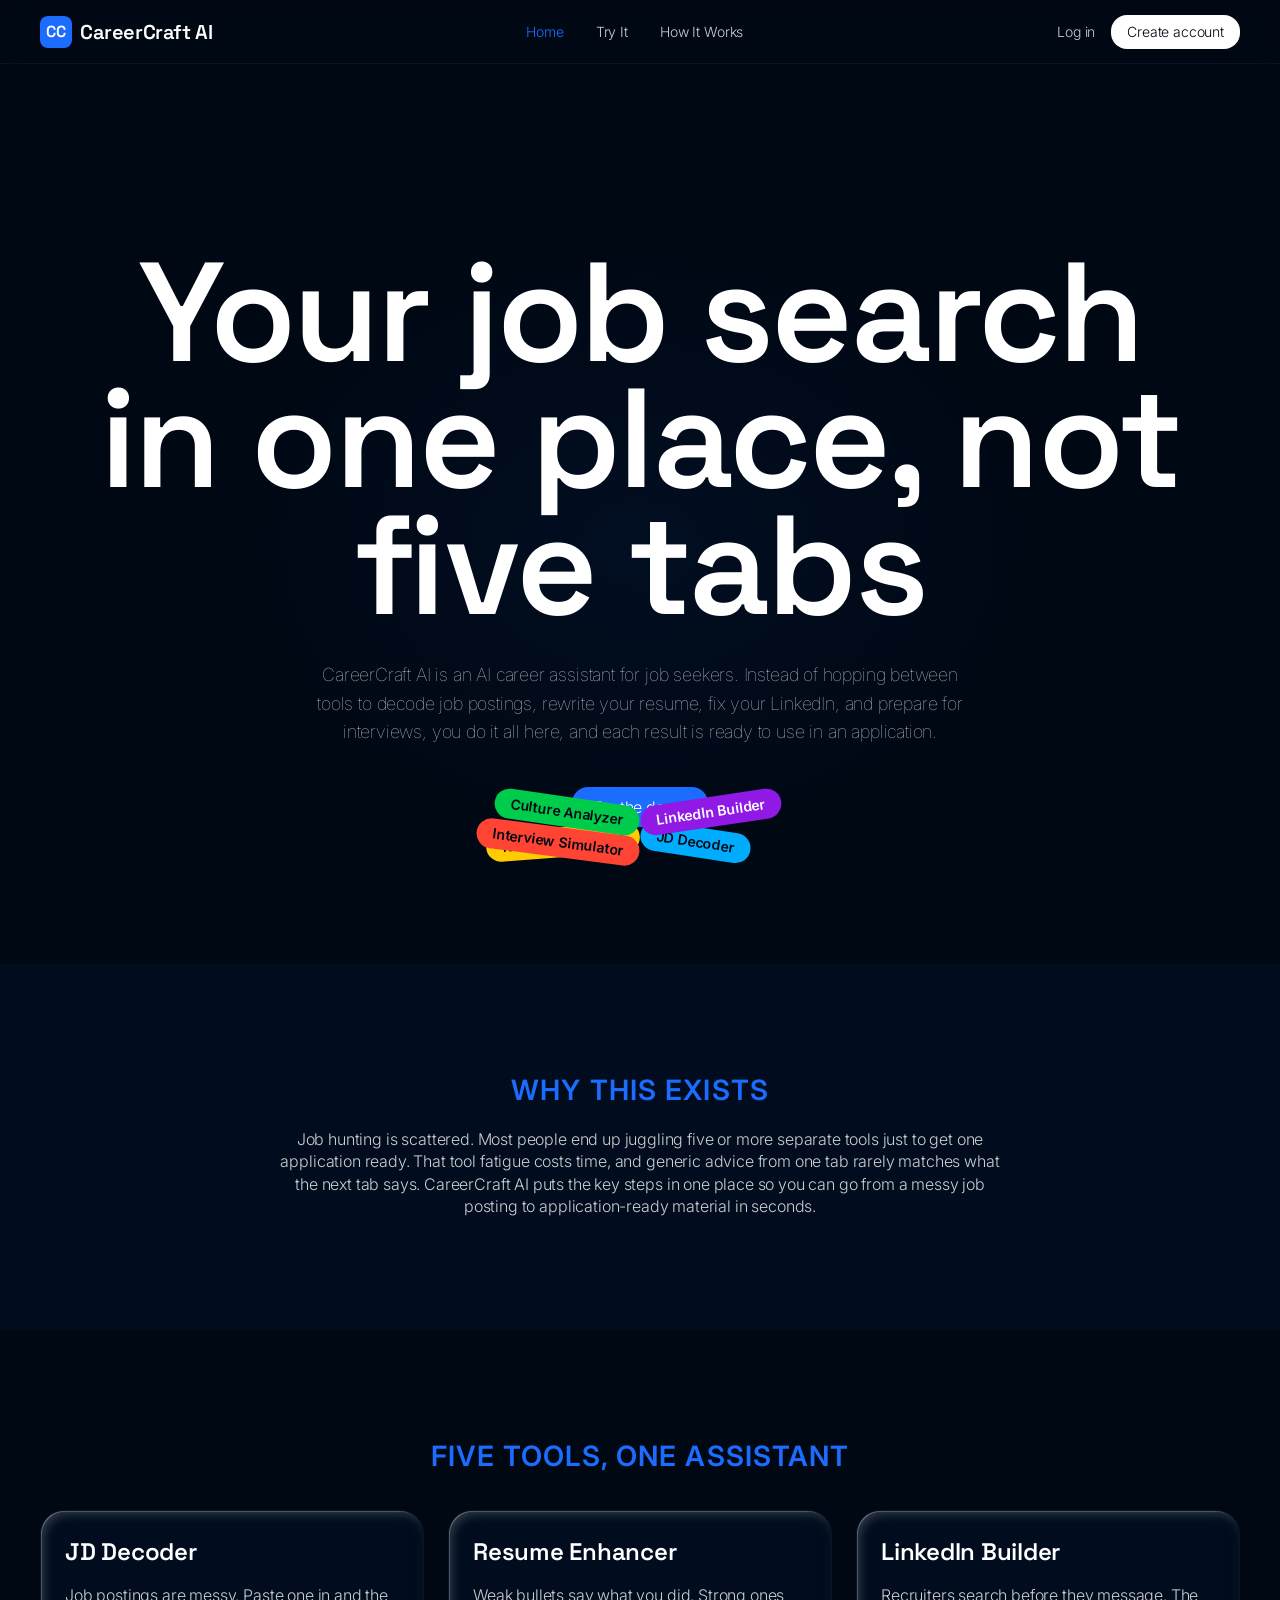
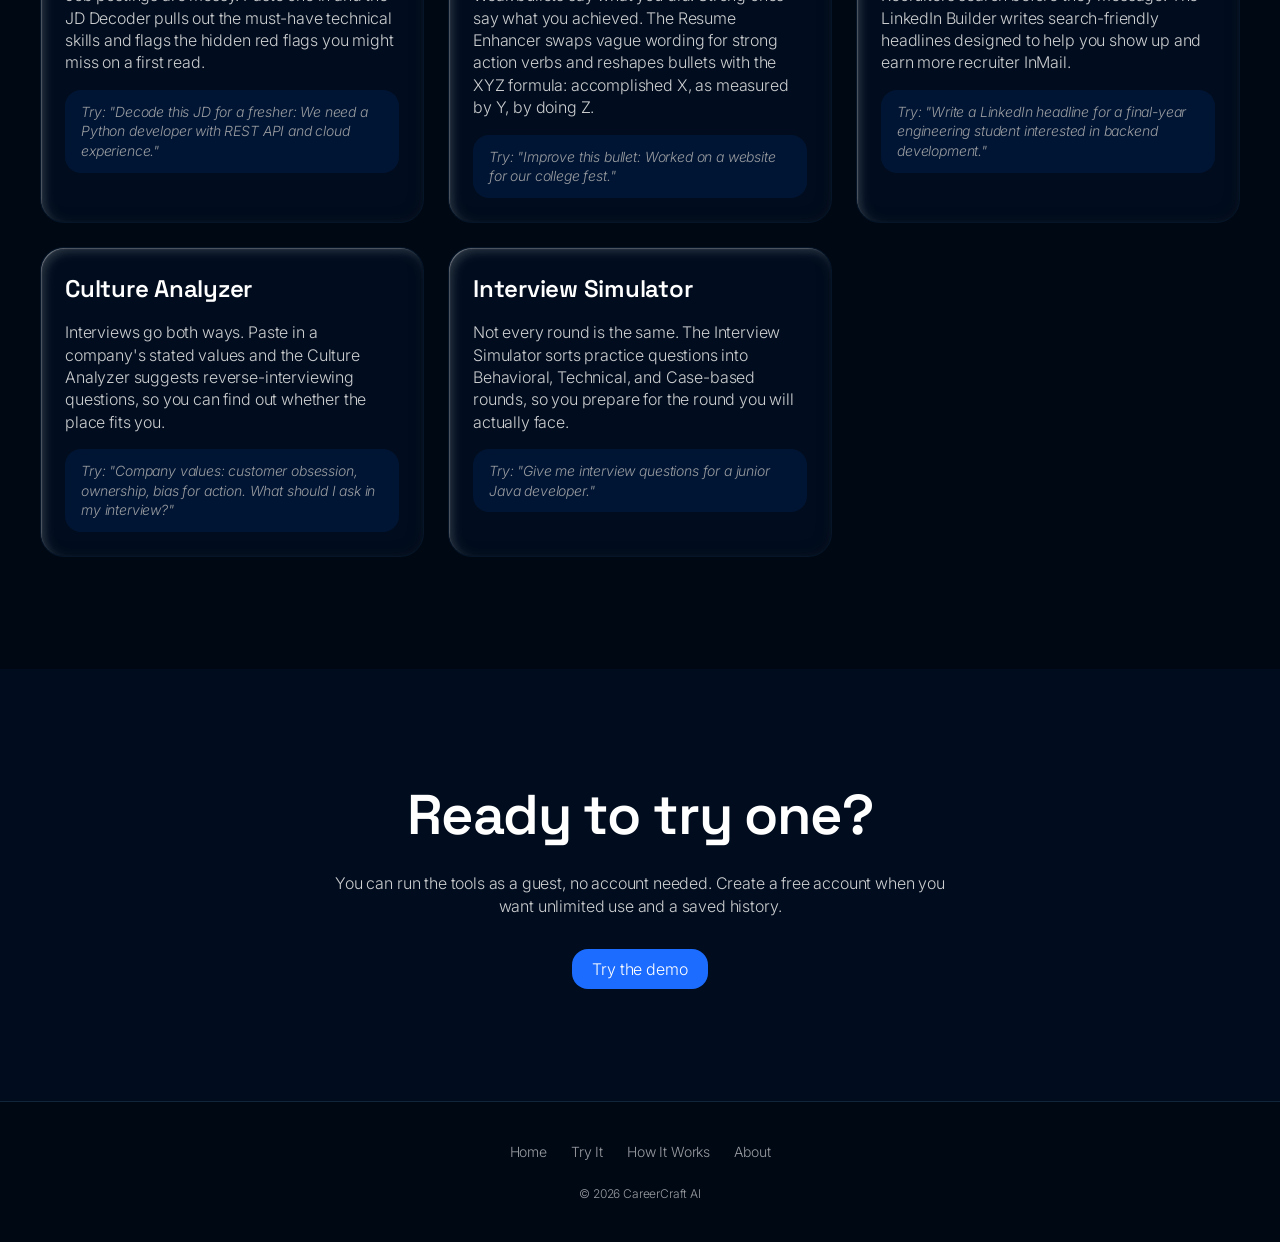
<file: static/index.html>
<!DOCTYPE html>
<html lang="en">
<head>
  <meta charset="UTF-8">
  <meta name="viewport" content="width=device-width, initial-scale=1.0">
  <title>CareerCraft AI: An AI Career Assistant for Job Seekers</title>
  <meta name="description" content="One place to decode a job description, sharpen resume bullets, write a LinkedIn headline, research a company's values, and practice interview questions. Try it free.">
  <link rel="preconnect" href="https://fonts.googleapis.com">
  <link rel="preconnect" href="https://fonts.gstatic.com" crossorigin>
  <link href="https://fonts.googleapis.com/css2?family=Inter:wght@100;300;600&family=Space+Grotesk:wght@600&display=swap" rel="stylesheet">
  <link rel="stylesheet" href="css/tokens.css">
  <link rel="stylesheet" href="css/base.css">
  <link rel="stylesheet" href="css/components.css">
  <link rel="stylesheet" href="css/pages.css">
</head>
<body>
  <nav class="nav">
    <a href="index.html" class="nav__logo">
      <span class="nav__logo-mark">CC</span>
      CareerCraft AI
    </a>
    <div class="nav__links">
      <a href="index.html" class="nav__link nav__link--active">Home</a>
      <a href="try.html" class="nav__link">Try It</a>
      <a href="how-it-works.html" class="nav__link">How It Works</a>
    </div>
    <div class="nav__right">
      <a href="login.html" class="nav__login-link">Log in</a>
      <a href="signup.html" class="btn-nav-white">Create account</a>
      <button class="nav__toggle" aria-expanded="false" aria-label="Toggle menu">&#x2630;</button>
    </div>
  </nav>

  <main>
    <section class="hero band-canvas">
      <h1 class="text-display hero__headline">Your job search in one place, not five tabs</h1>
      <p class="text-body-lg text-fog hero__subtext">CareerCraft AI is an AI career assistant for job seekers. Instead of hopping between tools to decode job postings, rewrite your resume, fix your LinkedIn, and prepare for interviews, you do it all here, and each result is ready to use in an application.</p>
      <div class="hero__cta">
        <a href="try.html" class="btn-primary">Try the demo</a>
      </div>
      <div class="hero__tags">
        <div class="tag tag--sky hero__tag" style="top: 18%; left: 8%;">JD Decoder</div>
        <div class="tag tag--sunflower hero__tag" style="top: 28%; right: 6%;">Resume Enhancer</div>
        <div class="tag tag--violet hero__tag" style="bottom: 35%; left: 5%;">LinkedIn Builder</div>
        <div class="tag tag--lime hero__tag" style="bottom: 25%; right: 10%;">Culture Analyzer</div>
        <div class="tag tag--coral hero__tag" style="top: 45%; right: 3%;">Interview Simulator</div>
      </div>
    </section>

    <section class="section band-deep">
      <div class="section__inner why-section measure text-center">
        <p class="text-eyebrow text-blue hero__eyebrow">WHY THIS EXISTS</p>
        <p class="text-body text-fog">Job hunting is scattered. Most people end up juggling five or more separate tools just to get one application ready. That tool fatigue costs time, and generic advice from one tab rarely matches what the next tab says. CareerCraft AI puts the key steps in one place so you can go from a messy job posting to application-ready material in seconds.</p>
      </div>
    </section>

    <section class="section band-canvas">
      <div class="section__inner">
        <p class="text-eyebrow text-blue text-center" style="margin-bottom: var(--spacing-40);">FIVE TOOLS, ONE ASSISTANT</p>
        <div class="tools-section">
          <!-- Card 1 -->
          <div class="card tool-card">
            <h3 class="tool-card__name">JD Decoder</h3>
            <p class="tool-card__desc">Job postings are messy. Paste one in and the JD Decoder pulls out the must-have technical skills and flags the hidden red flags you might miss on a first read.</p>
            <div class="well tool-card__well">Try: "Decode this JD for a fresher: We need a Python developer with REST API and cloud experience."</div>
          </div>
          <!-- Card 2 -->
          <div class="card tool-card">
            <h3 class="tool-card__name">Resume Enhancer</h3>
            <p class="tool-card__desc">Weak bullets say what you did. Strong ones say what you achieved. The Resume Enhancer swaps vague wording for strong action verbs and reshapes bullets with the XYZ formula: accomplished X, as measured by Y, by doing Z.</p>
            <div class="well tool-card__well">Try: "Improve this bullet: Worked on a website for our college fest."</div>
          </div>
          <!-- Card 3 -->
          <div class="card tool-card">
            <h3 class="tool-card__name">LinkedIn Builder</h3>
            <p class="tool-card__desc">Recruiters search before they message. The LinkedIn Builder writes search-friendly headlines designed to help you show up and earn more recruiter InMail.</p>
            <div class="well tool-card__well">Try: "Write a LinkedIn headline for a final-year engineering student interested in backend development."</div>
          </div>
          <!-- Card 4 -->
          <div class="card tool-card">
            <h3 class="tool-card__name">Culture Analyzer</h3>
            <p class="tool-card__desc">Interviews go both ways. Paste in a company's stated values and the Culture Analyzer suggests reverse-interviewing questions, so you can find out whether the place fits you.</p>
            <div class="well tool-card__well">Try: "Company values: customer obsession, ownership, bias for action. What should I ask in my interview?"</div>
          </div>
          <!-- Card 5 -->
          <div class="card tool-card">
            <h3 class="tool-card__name">Interview Simulator</h3>
            <p class="tool-card__desc">Not every round is the same. The Interview Simulator sorts practice questions into Behavioral, Technical, and Case-based rounds, so you prepare for the round you will actually face.</p>
            <div class="well tool-card__well">Try: "Give me interview questions for a junior Java developer."</div>
          </div>
        </div>
      </div>
    </section>

    <section class="section band-deep">
      <div class="section__inner closing-cta">
        <h2 class="text-heading" style="margin-bottom: var(--spacing-24);">Ready to try one?</h2>
        <p class="text-body text-fog" style="margin-bottom: var(--spacing-32);">You can run the tools as a guest, no account needed. Create a free account when you want unlimited use and a saved history.</p>
        <a href="try.html" class="btn-primary">Try the demo</a>
      </div>
    </section>
  </main>

  <footer class="footer">
    <div class="footer__inner">
      <div class="footer__links">
        <a href="index.html" class="footer__link">Home</a>
        <a href="try.html" class="footer__link">Try It</a>
        <a href="how-it-works.html" class="footer__link">How It Works</a>
        <a href="about.html" class="footer__link">About</a>
      </div>
      <p class="footer__copy">© 2026 CareerCraft AI</p>
    </div>
  </footer>

  <script src="js/tags.js"></script>
  <script src="js/nav.js"></script>
</body>
</html>
</file>
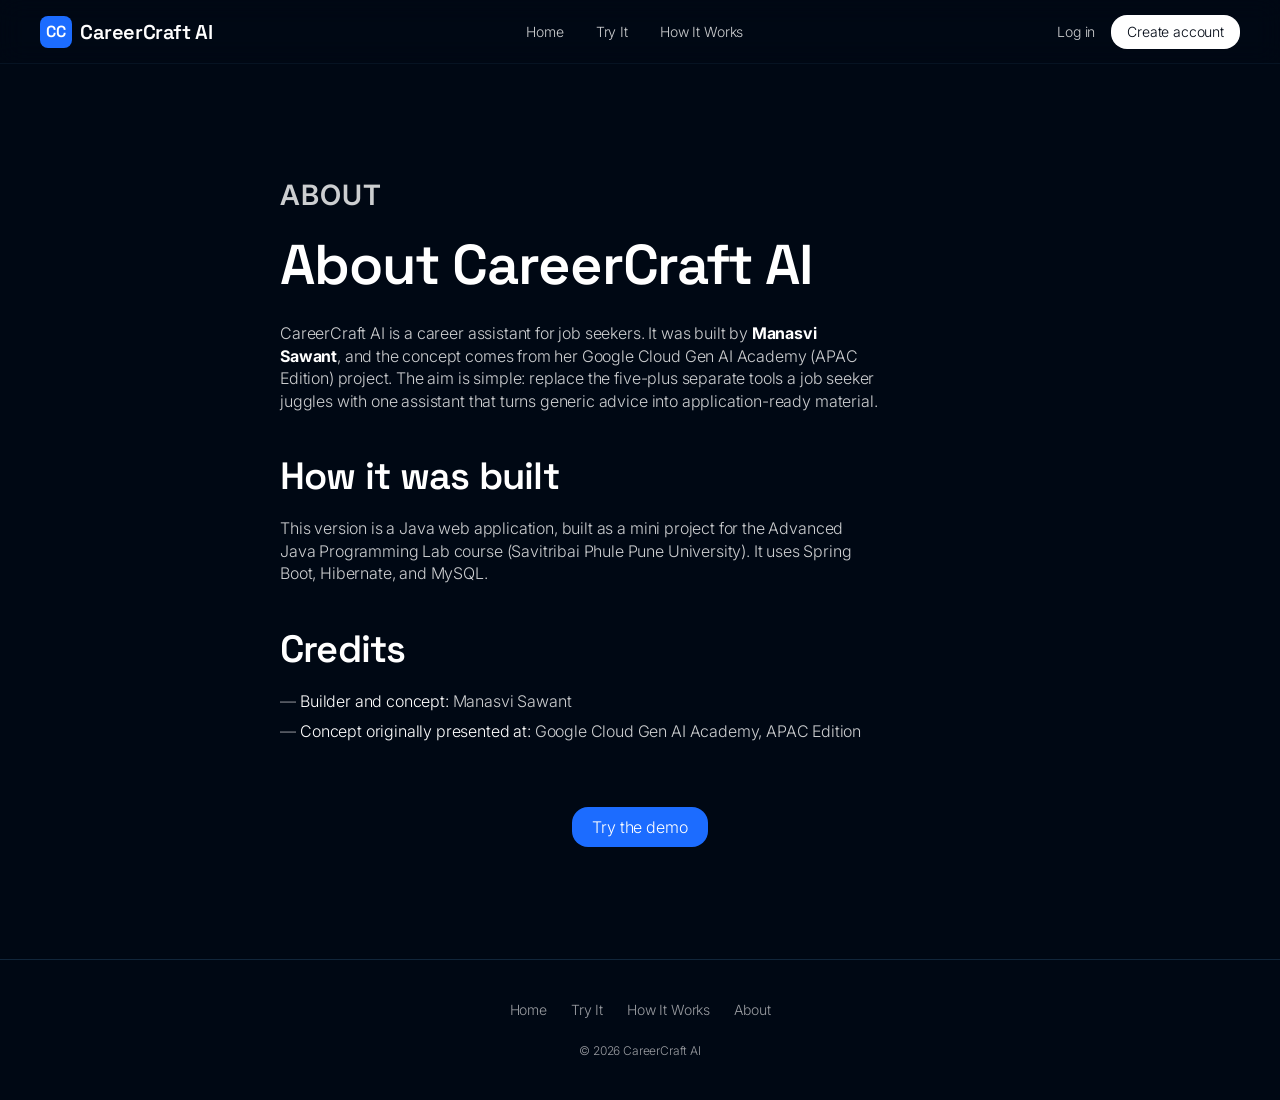
<file: static/about.html>
<!DOCTYPE html>
<html lang="en">
<head>
  <meta charset="UTF-8">
  <meta name="viewport" content="width=device-width, initial-scale=1.0">
  <title>About CareerCraft AI</title>
  <meta name="robots" content="noindex">
  <link rel="preconnect" href="https://fonts.googleapis.com">
  <link rel="preconnect" href="https://fonts.gstatic.com" crossorigin>
  <link href="https://fonts.googleapis.com/css2?family=Inter:wght@100;300;600&family=Space+Grotesk:wght@600&display=swap" rel="stylesheet">
  <link rel="stylesheet" href="css/tokens.css">
  <link rel="stylesheet" href="css/base.css">
  <link rel="stylesheet" href="css/components.css">
  <link rel="stylesheet" href="css/pages.css">
</head>
<body>
  <nav class="nav">
    <a href="index.html" class="nav__logo">
      <span class="nav__logo-mark">CC</span>
      CareerCraft AI
    </a>
    <div class="nav__links">
      <a href="index.html" class="nav__link">Home</a>
      <a href="try.html" class="nav__link">Try It</a>
      <a href="how-it-works.html" class="nav__link">How It Works</a>
    </div>
    <div class="nav__right">
      <a href="login.html" class="nav__login-link">Log in</a>
      <a href="signup.html" class="btn-nav-white">Create account</a>
      <button class="nav__toggle" aria-expanded="false" aria-label="Toggle menu">&#x2630;</button>
    </div>
  </nav>

  <main class="section band-canvas">
    <div class="section__inner about-page">
      <p class="text-eyebrow text-blue" style="margin-bottom: var(--spacing-16);">ABOUT</p>
      <h1 class="text-heading" style="margin-bottom: var(--spacing-24);">About CareerCraft AI</h1>
      
      <p>CareerCraft AI is a career assistant for job seekers. It was built by <strong style="color: var(--color-paper-white);">Manasvi Sawant</strong>, and the concept comes from her Google Cloud Gen AI Academy (APAC Edition) project. The aim is simple: replace the five-plus separate tools a job seeker juggles with one assistant that turns generic advice into application-ready material.</p>
      
      <h2 class="text-heading-sm" style="margin-top: var(--spacing-40); margin-bottom: var(--spacing-16);">How it was built</h2>
      <p>This version is a Java web application, built as a mini project for the Advanced Java Programming Lab course (Savitribai Phule Pune University). It uses Spring Boot, Hibernate, and MySQL.</p>
      
      <h2 class="text-heading-sm" style="margin-top: var(--spacing-40); margin-bottom: var(--spacing-16);">Credits</h2>
      <ul class="about-credits">
        <li><strong>Builder and concept:</strong> Manasvi Sawant</li>
        <li><strong>Concept originally presented at:</strong> Google Cloud Gen AI Academy, APAC Edition</li>
      </ul>
      
      <div style="text-align: center; margin-top: var(--spacing-64);">
        <a href="try.html" class="btn-primary">Try the demo</a>
      </div>
    </div>
  </main>

  <footer class="footer">
    <div class="footer__inner">
      <div class="footer__links">
        <a href="index.html" class="footer__link">Home</a>
        <a href="try.html" class="footer__link">Try It</a>
        <a href="how-it-works.html" class="footer__link">How It Works</a>
        <a href="about.html" class="footer__link">About</a>
      </div>
      <p class="footer__copy">© 2026 CareerCraft AI</p>
    </div>
  </footer>

  <script src="js/nav.js"></script>
</body>
</html>
</file>
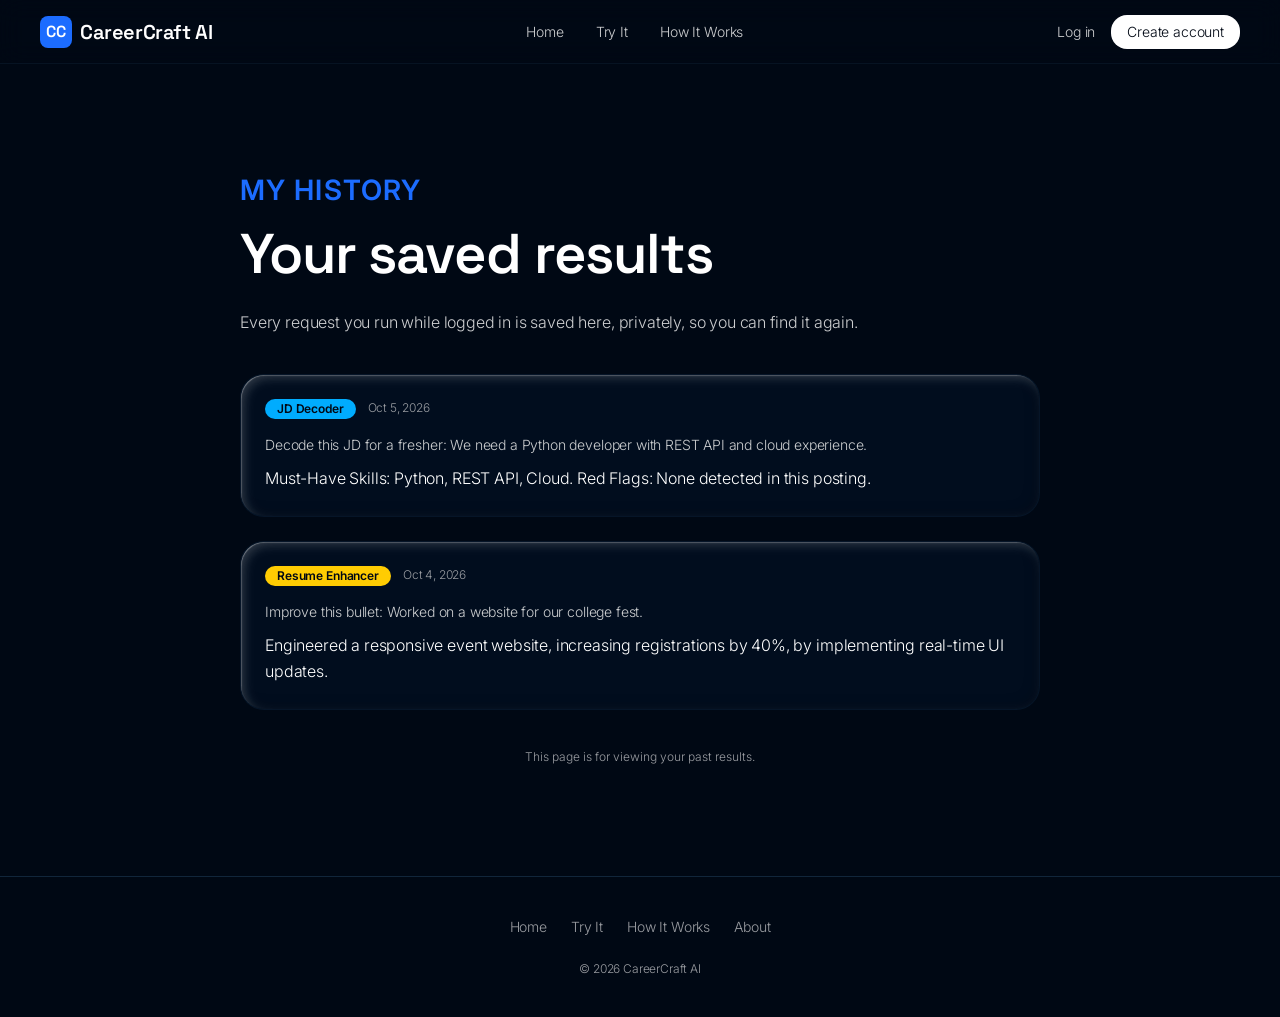
<file: static/history.html>
<!DOCTYPE html>
<html lang="en">
<head>
  <meta charset="UTF-8">
  <meta name="viewport" content="width=device-width, initial-scale=1.0">
  <title>My History | CareerCraft AI</title>
  <meta name="robots" content="noindex">
  <link rel="preconnect" href="https://fonts.googleapis.com">
  <link rel="preconnect" href="https://fonts.gstatic.com" crossorigin>
  <link href="https://fonts.googleapis.com/css2?family=Inter:wght@100;300;600&family=Space+Grotesk:wght@600&display=swap" rel="stylesheet">
  <link rel="stylesheet" href="css/tokens.css">
  <link rel="stylesheet" href="css/base.css">
  <link rel="stylesheet" href="css/components.css">
  <link rel="stylesheet" href="css/pages.css">
</head>
<body>
  <nav class="nav">
    <a href="index.html" class="nav__logo">
      <span class="nav__logo-mark">CC</span>
      CareerCraft AI
    </a>
    <div class="nav__links">
      <a href="index.html" class="nav__link">Home</a>
      <a href="try.html" class="nav__link">Try It</a>
      <a href="how-it-works.html" class="nav__link">How It Works</a>
    </div>
    <div class="nav__right">
      <a href="login.html" class="nav__login-link">Log in</a>
      <a href="signup.html" class="btn-nav-white">Create account</a>
      <button class="nav__toggle" aria-expanded="false" aria-label="Toggle menu">&#x2630;</button>
    </div>
  </nav>

  <main class="section band-canvas">
    <div class="section__inner history-page">
      <p class="text-eyebrow text-blue" style="margin-bottom: var(--spacing-16);">MY HISTORY</p>
      <h1 class="text-heading" style="margin-bottom: var(--spacing-24);">Your saved results</h1>
      <p class="text-body text-fog" style="margin-bottom: var(--spacing-40);">Every request you run while logged in is saved here, privately, so you can find it again.</p>
      
      <!-- Empty state (could be toggled via JS/backend, but shown here as an example if needed) -->
      <!--
      <div class="notice" style="margin-bottom: var(--spacing-40);">
        <p>Nothing saved yet. Run a tool and your result will appear here.</p>
        <div class="notice__actions">
          <a href="try.html" class="btn-primary">Try a tool</a>
        </div>
      </div>
      -->

      <div class="history-list" style="margin-bottom: var(--spacing-40);">
        <div class="history-entry">
          <div class="history-entry__header">
            <span class="history-entry__tool-tag tag tag--sky">JD Decoder</span>
            <span class="history-entry__date">Oct 5, 2026</span>
          </div>
          <div class="history-entry__input">
            Decode this JD for a fresher: We need a Python developer with REST API and cloud experience.
          </div>
          <div class="history-entry__result">
            Must-Have Skills: Python, REST API, Cloud. Red Flags: None detected in this posting.
          </div>
        </div>

        <div class="history-entry">
          <div class="history-entry__header">
            <span class="history-entry__tool-tag tag tag--sunflower">Resume Enhancer</span>
            <span class="history-entry__date">Oct 4, 2026</span>
          </div>
          <div class="history-entry__input">
            Improve this bullet: Worked on a website for our college fest.
          </div>
          <div class="history-entry__result">
            Engineered a responsive event website, increasing registrations by 40%, by implementing real-time UI updates.
          </div>
        </div>
      </div>

      <p class="text-caption text-mist text-center">This page is for viewing your past results.</p>
    </div>
  </main>

  <footer class="footer">
    <div class="footer__inner">
      <div class="footer__links">
        <a href="index.html" class="footer__link">Home</a>
        <a href="try.html" class="footer__link">Try It</a>
        <a href="how-it-works.html" class="footer__link">How It Works</a>
        <a href="about.html" class="footer__link">About</a>
      </div>
      <p class="footer__copy">© 2026 CareerCraft AI</p>
    </div>
  </footer>

  <script src="js/nav.js"></script>
</body>
</html>
</file>
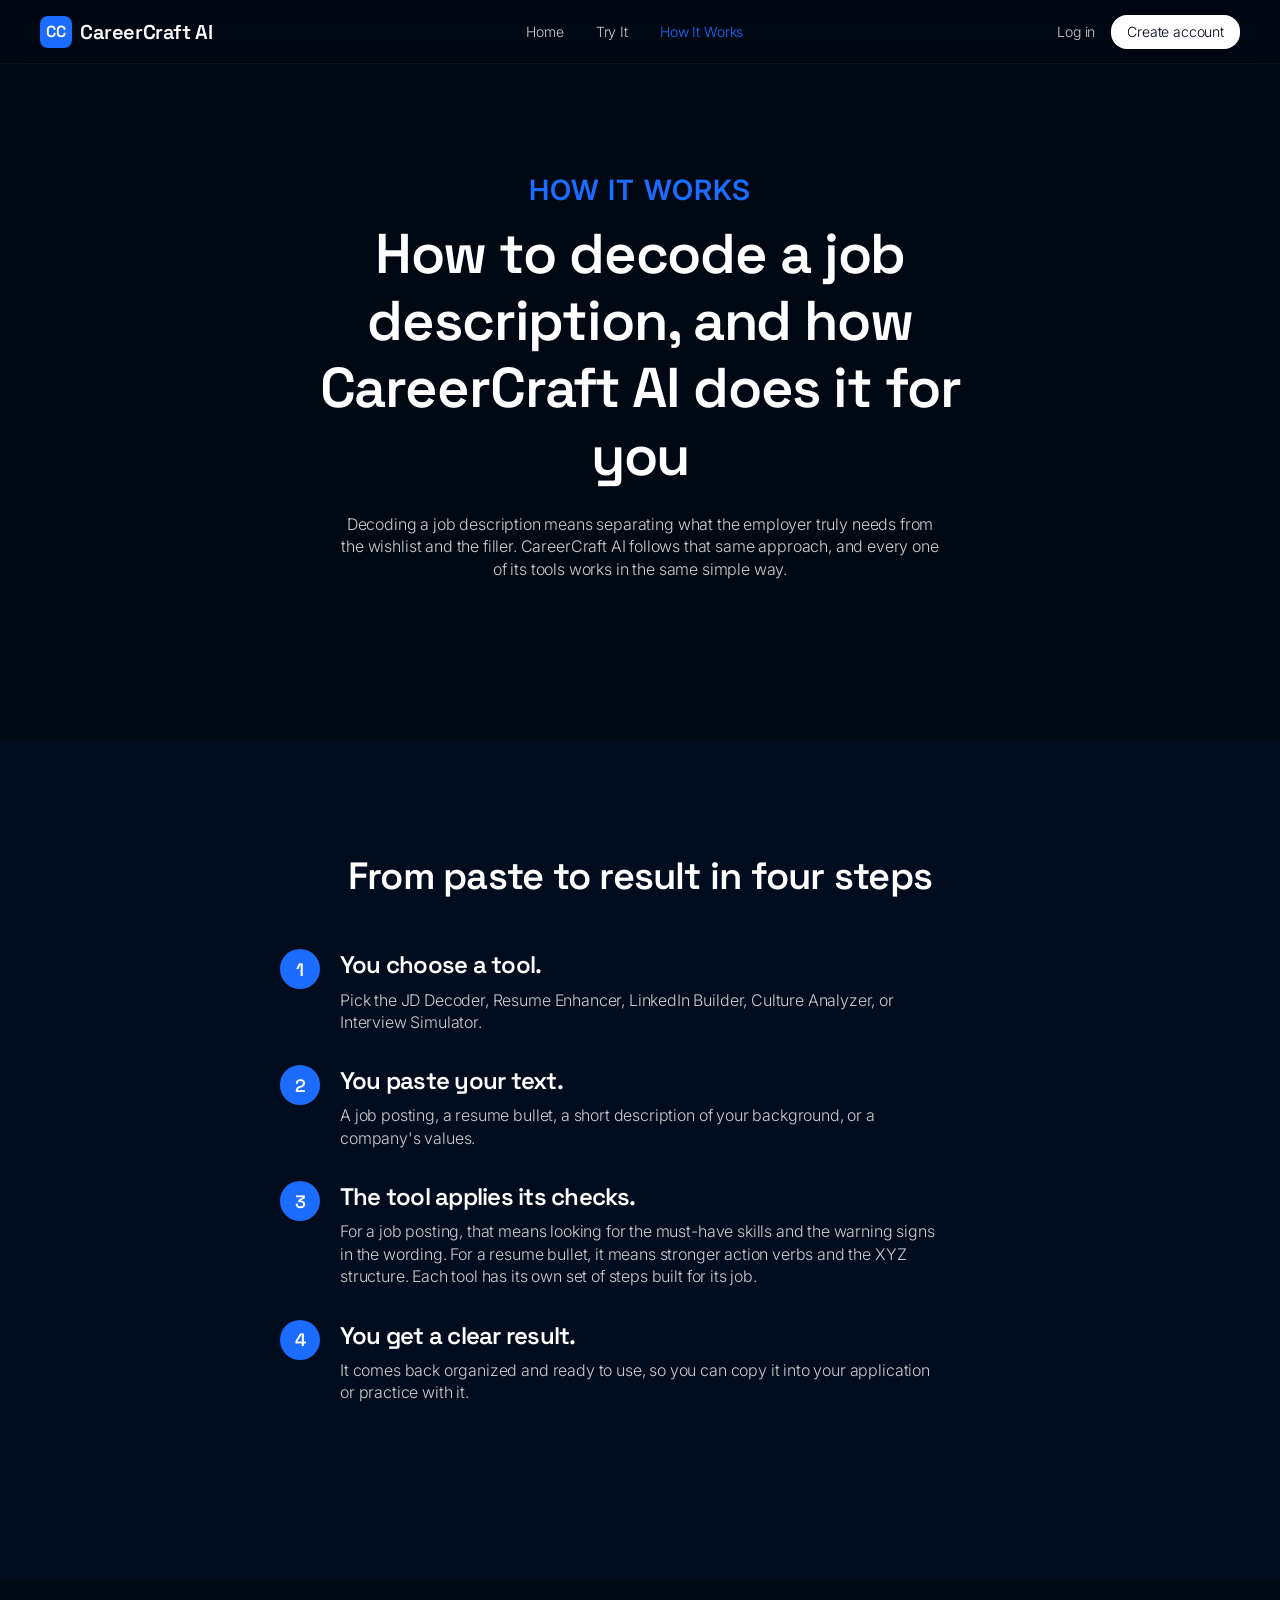
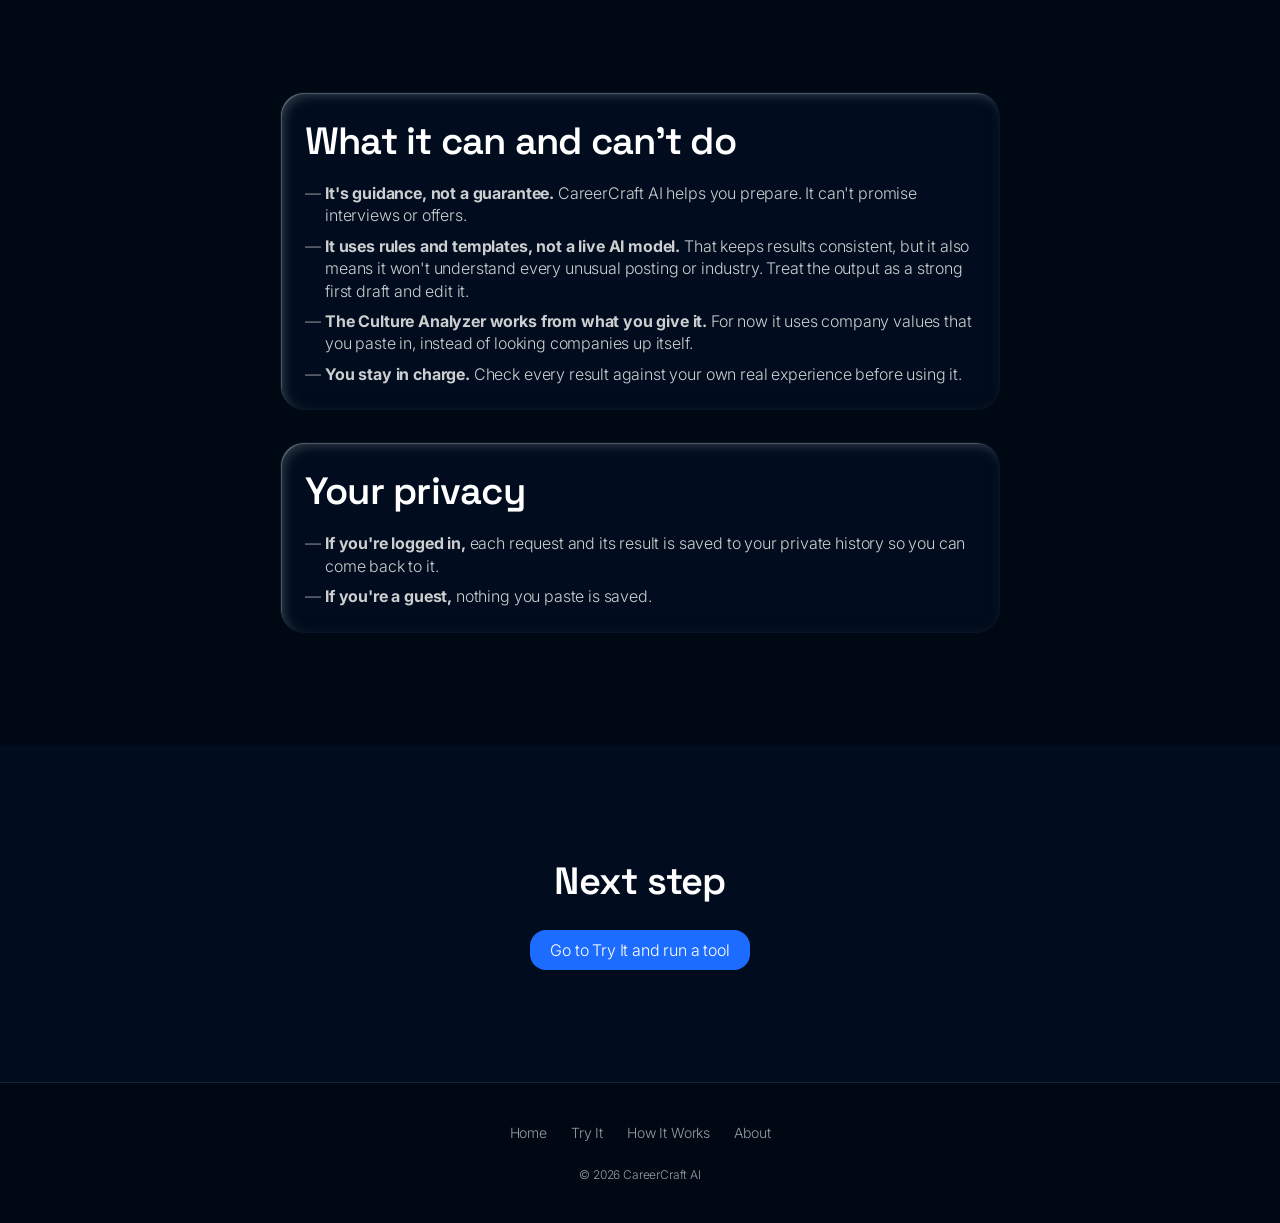
<file: static/how-it-works.html>
<!DOCTYPE html>
<html lang="en">
<head>
  <meta charset="UTF-8">
  <meta name="viewport" content="width=device-width, initial-scale=1.0">
  <title>How to Decode a Job Description: How CareerCraft AI Works</title>
  <meta name="description" content="See how CareerCraft AI turns a pasted job description, resume bullet, or company value list into a result, in plain steps, with what it can and can't do.">
  <link rel="preconnect" href="https://fonts.googleapis.com">
  <link rel="preconnect" href="https://fonts.gstatic.com" crossorigin>
  <link href="https://fonts.googleapis.com/css2?family=Inter:wght@100;300;600&family=Space+Grotesk:wght@600&display=swap" rel="stylesheet">
  <link rel="stylesheet" href="css/tokens.css">
  <link rel="stylesheet" href="css/base.css">
  <link rel="stylesheet" href="css/components.css">
  <link rel="stylesheet" href="css/pages.css">
</head>
<body>
  <nav class="nav">
    <a href="index.html" class="nav__logo">
      <span class="nav__logo-mark">CC</span>
      CareerCraft AI
    </a>
    <div class="nav__links">
      <a href="index.html" class="nav__link">Home</a>
      <a href="try.html" class="nav__link">Try It</a>
      <a href="how-it-works.html" class="nav__link nav__link--active">How It Works</a>
    </div>
    <div class="nav__right">
      <a href="login.html" class="nav__login-link">Log in</a>
      <a href="signup.html" class="btn-nav-white">Create account</a>
      <button class="nav__toggle" aria-expanded="false" aria-label="Toggle menu">&#x2630;</button>
    </div>
  </nav>

  <main>
    <section class="section band-canvas">
      <div class="section__inner hiw-intro text-center">
        <p class="text-eyebrow text-blue" style="margin-bottom: var(--spacing-16);">HOW IT WORKS</p>
        <h1 class="text-heading" style="margin-bottom: var(--spacing-24);">How to decode a job description, and how CareerCraft AI does it for you</h1>
        <p class="text-body text-fog measure" style="margin: 0 auto;">Decoding a job description means separating what the employer truly needs from the wishlist and the filler. CareerCraft AI follows that same approach, and every one of its tools works in the same simple way.</p>
      </div>
    </section>

    <section class="section band-deep">
      <div class="section__inner hiw-steps">
        <h2 class="text-heading-sm text-center" style="margin-bottom: var(--spacing-16);">From paste to result in four steps</h2>
        
        <div class="hiw-step">
          <div class="step-number">1</div>
          <div class="hiw-step__content">
            <h3 class="hiw-step__title">You choose a tool.</h3>
            <p class="hiw-step__text">Pick the JD Decoder, Resume Enhancer, LinkedIn Builder, Culture Analyzer, or Interview Simulator.</p>
          </div>
        </div>

        <div class="hiw-step">
          <div class="step-number">2</div>
          <div class="hiw-step__content">
            <h3 class="hiw-step__title">You paste your text.</h3>
            <p class="hiw-step__text">A job posting, a resume bullet, a short description of your background, or a company's values.</p>
          </div>
        </div>

        <div class="hiw-step">
          <div class="step-number">3</div>
          <div class="hiw-step__content">
            <h3 class="hiw-step__title">The tool applies its checks.</h3>
            <p class="hiw-step__text">For a job posting, that means looking for the must-have skills and the warning signs in the wording. For a resume bullet, it means stronger action verbs and the XYZ structure. Each tool has its own set of steps built for its job.</p>
          </div>
        </div>

        <div class="hiw-step">
          <div class="step-number">4</div>
          <div class="hiw-step__content">
            <h3 class="hiw-step__title">You get a clear result.</h3>
            <p class="hiw-step__text">It comes back organized and ready to use, so you can copy it into your application or practice with it.</p>
          </div>
        </div>
      </div>
    </section>

    <section class="section band-canvas">
      <div class="section__inner hiw-cards">
        <div class="card hiw-card">
          <h2 class="text-heading-sm">What it can and can't do</h2>
          <ul>
            <li><strong>It's guidance, not a guarantee.</strong> CareerCraft AI helps you prepare. It can't promise interviews or offers.</li>
            <li><strong>It uses rules and templates, not a live AI model.</strong> That keeps results consistent, but it also means it won't understand every unusual posting or industry. Treat the output as a strong first draft and edit it.</li>
            <li><strong>The Culture Analyzer works from what you give it.</strong> For now it uses company values that you paste in, instead of looking companies up itself.</li>
            <li><strong>You stay in charge.</strong> Check every result against your own real experience before using it.</li>
          </ul>
        </div>
        
        <div class="card hiw-card">
          <h2 class="text-heading-sm">Your privacy</h2>
          <ul>
            <li><strong>If you're logged in,</strong> each request and its result is saved to your private history so you can come back to it.</li>
            <li><strong>If you're a guest,</strong> nothing you paste is saved.</li>
          </ul>
        </div>
      </div>
    </section>

    <section class="section band-deep">
      <div class="section__inner hiw-closing">
        <h2 class="text-heading-sm" style="margin-bottom: var(--spacing-24);">Next step</h2>
        <a href="try.html" class="btn-primary">Go to Try It and run a tool</a>
      </div>
    </section>
  </main>

  <footer class="footer">
    <div class="footer__inner">
      <div class="footer__links">
        <a href="index.html" class="footer__link">Home</a>
        <a href="try.html" class="footer__link">Try It</a>
        <a href="how-it-works.html" class="footer__link">How It Works</a>
        <a href="about.html" class="footer__link">About</a>
      </div>
      <p class="footer__copy">© 2026 CareerCraft AI</p>
    </div>
  </footer>

  <script src="js/nav.js"></script>
</body>
</html>
</file>
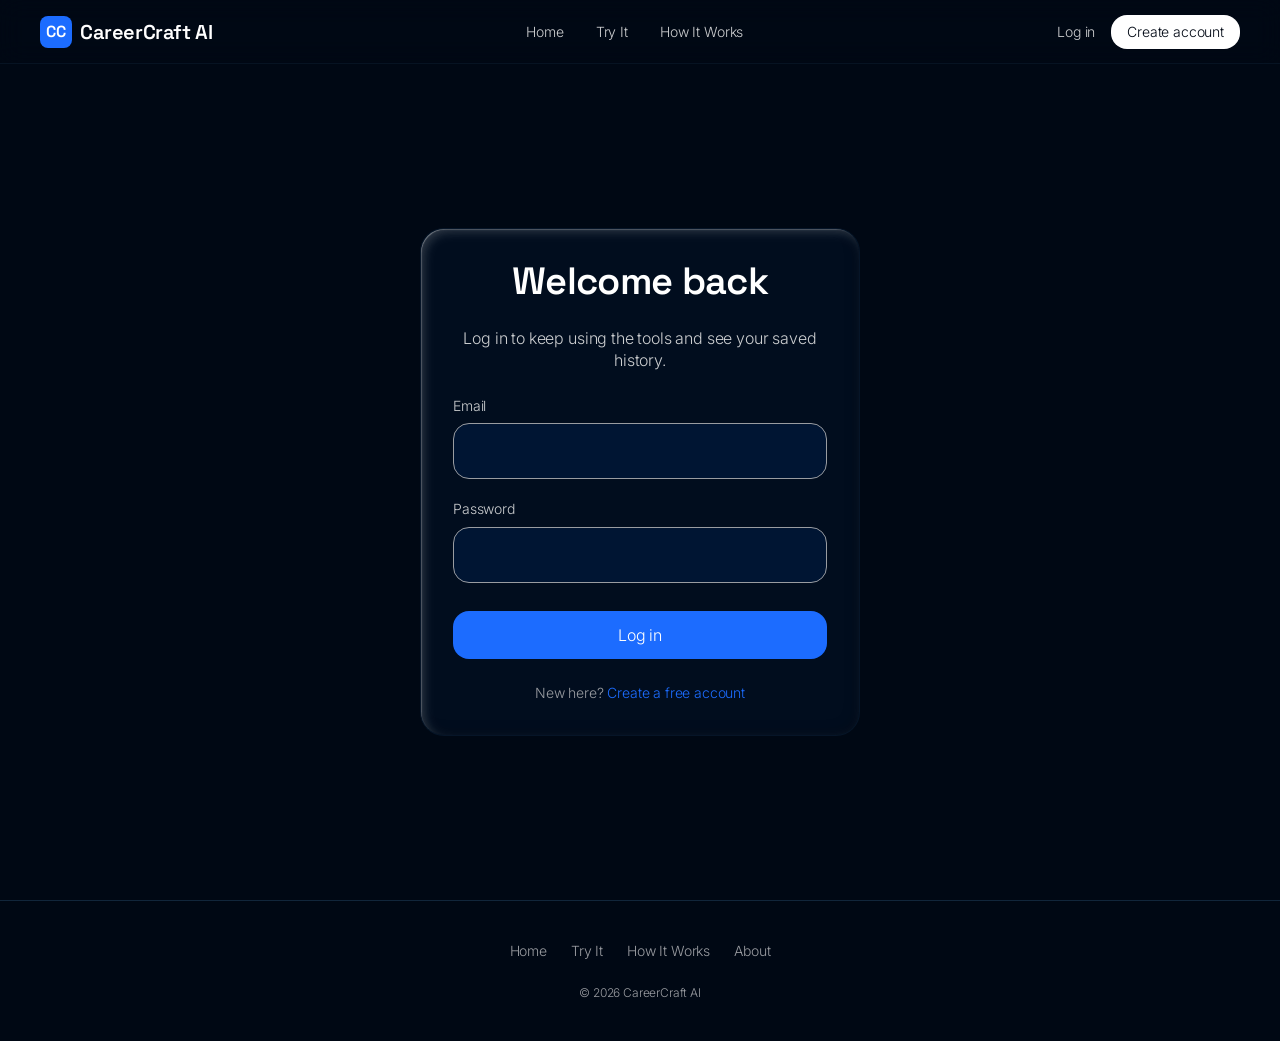
<file: static/login.html>
<!DOCTYPE html>
<html lang="en">
<head>
  <meta charset="UTF-8">
  <meta name="viewport" content="width=device-width, initial-scale=1.0">
  <title>Log In to CareerCraft AI</title>
  <meta name="robots" content="noindex">
  <link rel="preconnect" href="https://fonts.googleapis.com">
  <link rel="preconnect" href="https://fonts.gstatic.com" crossorigin>
  <link href="https://fonts.googleapis.com/css2?family=Inter:wght@100;300;600&family=Space+Grotesk:wght@600&display=swap" rel="stylesheet">
  <link rel="stylesheet" href="css/tokens.css">
  <link rel="stylesheet" href="css/base.css">
  <link rel="stylesheet" href="css/components.css">
  <link rel="stylesheet" href="css/pages.css">
</head>
<body>
  <nav class="nav">
    <a href="index.html" class="nav__logo">
      <span class="nav__logo-mark">CC</span>
      CareerCraft AI
    </a>
    <div class="nav__links">
      <a href="index.html" class="nav__link">Home</a>
      <a href="try.html" class="nav__link">Try It</a>
      <a href="how-it-works.html" class="nav__link">How It Works</a>
    </div>
    <div class="nav__right">
      <a href="login.html" class="nav__login-link">Log in</a>
      <a href="signup.html" class="btn-nav-white">Create account</a>
      <button class="nav__toggle" aria-expanded="false" aria-label="Toggle menu">&#x2630;</button>
    </div>
  </nav>

  <main class="auth-page band-canvas">
    <div class="card auth-card" style="padding: var(--spacing-32);">
      <h1>Welcome back</h1>
      <p class="auth-card__subtitle">Log in to keep using the tools and see your saved history.</p>
      
      <form class="auth-form" action="#" method="POST">
        <div class="field">
          <label class="field__label" for="email">Email</label>
          <input type="email" id="email" name="email" class="field__input" required>
        </div>
        <div class="field">
          <label class="field__label" for="password">Password</label>
          <input type="password" id="password" name="password" class="field__input" required>
        </div>
        <button type="submit" class="btn-primary">Log in</button>
      </form>
      
      <div class="auth-footer">
        New here? <a href="signup.html">Create a free account</a>
      </div>
    </div>
  </main>

  <footer class="footer">
    <div class="footer__inner">
      <div class="footer__links">
        <a href="index.html" class="footer__link">Home</a>
        <a href="try.html" class="footer__link">Try It</a>
        <a href="how-it-works.html" class="footer__link">How It Works</a>
        <a href="about.html" class="footer__link">About</a>
      </div>
      <p class="footer__copy">© 2026 CareerCraft AI</p>
    </div>
  </footer>

  <script src="js/nav.js"></script>
</body>
</html>
</file>
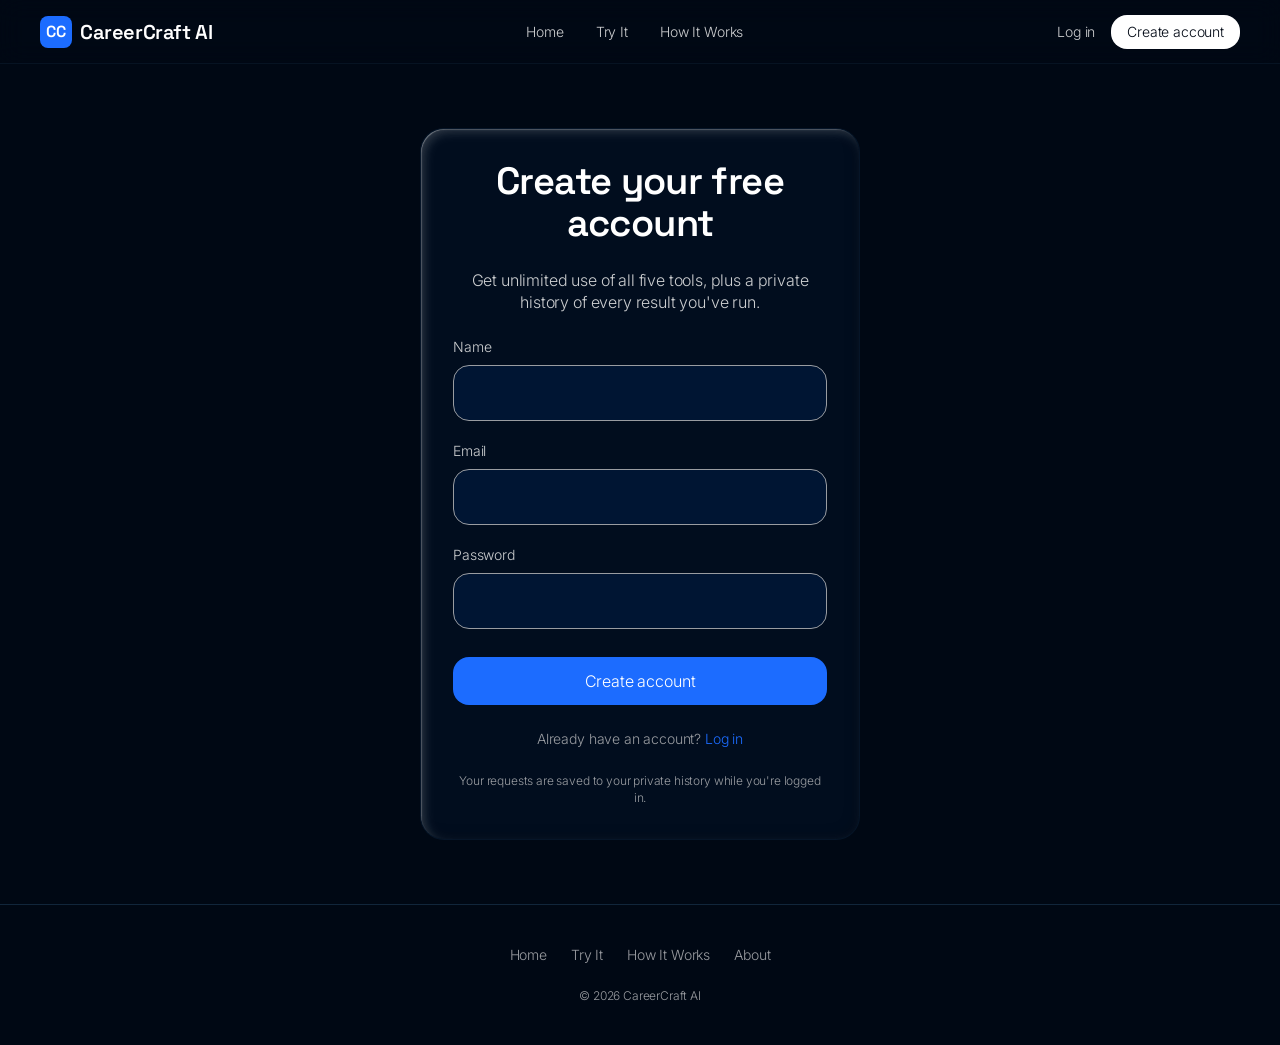
<file: static/signup.html>
<!DOCTYPE html>
<html lang="en">
<head>
  <meta charset="UTF-8">
  <meta name="viewport" content="width=device-width, initial-scale=1.0">
  <title>Create a Free CareerCraft AI Account</title>
  <meta name="robots" content="noindex">
  <link rel="preconnect" href="https://fonts.googleapis.com">
  <link rel="preconnect" href="https://fonts.gstatic.com" crossorigin>
  <link href="https://fonts.googleapis.com/css2?family=Inter:wght@100;300;600&family=Space+Grotesk:wght@600&display=swap" rel="stylesheet">
  <link rel="stylesheet" href="css/tokens.css">
  <link rel="stylesheet" href="css/base.css">
  <link rel="stylesheet" href="css/components.css">
  <link rel="stylesheet" href="css/pages.css">
</head>
<body>
  <nav class="nav">
    <a href="index.html" class="nav__logo">
      <span class="nav__logo-mark">CC</span>
      CareerCraft AI
    </a>
    <div class="nav__links">
      <a href="index.html" class="nav__link">Home</a>
      <a href="try.html" class="nav__link">Try It</a>
      <a href="how-it-works.html" class="nav__link">How It Works</a>
    </div>
    <div class="nav__right">
      <a href="login.html" class="nav__login-link">Log in</a>
      <a href="signup.html" class="btn-nav-white">Create account</a>
      <button class="nav__toggle" aria-expanded="false" aria-label="Toggle menu">&#x2630;</button>
    </div>
  </nav>

  <main class="auth-page band-canvas">
    <div class="card auth-card" style="padding: var(--spacing-32);">
      <h1>Create your free account</h1>
      <p class="auth-card__subtitle">Get unlimited use of all five tools, plus a private history of every result you've run.</p>
      
      <form class="auth-form" action="#" method="POST">
        <div class="field">
          <label class="field__label" for="name">Name</label>
          <input type="text" id="name" name="name" class="field__input" required>
        </div>
        <div class="field">
          <label class="field__label" for="email">Email</label>
          <input type="email" id="email" name="email" class="field__input" required>
        </div>
        <div class="field">
          <label class="field__label" for="password">Password</label>
          <input type="password" id="password" name="password" class="field__input" required>
        </div>
        <button type="submit" class="btn-primary">Create account</button>
      </form>
      
      <div class="auth-footer">
        Already have an account? <a href="login.html">Log in</a>
      </div>
      <p class="auth-small-print">Your requests are saved to your private history while you're logged in.</p>
    </div>
  </main>

  <footer class="footer">
    <div class="footer__inner">
      <div class="footer__links">
        <a href="index.html" class="footer__link">Home</a>
        <a href="try.html" class="footer__link">Try It</a>
        <a href="how-it-works.html" class="footer__link">How It Works</a>
        <a href="about.html" class="footer__link">About</a>
      </div>
      <p class="footer__copy">© 2026 CareerCraft AI</p>
    </div>
  </footer>

  <script src="js/nav.js"></script>
</body>
</html>
</file>
<file: static/css/tokens.css>
/* ============================================================
   tokens.css — CareerCraft AI Design Tokens
   Source: DESIGN.md §9
   ============================================================ */

:root {
  /* Colours: surfaces */
  --color-midnight-canvas: #000814;
  --color-deep-surface: #010d1e;
  --color-indigo-surface: #001533;
  --color-cobalt-surface: #00215e;

  /* Colours: text, border, action */
  --color-paper-white: #ffffff;
  --color-fog: #ccced0;
  --color-mist: #999ca1;
  --color-steel-border: #11263b;
  --color-signal-blue: #1c6cff;

  /* Colours: tags */
  --color-tag-coral: #ff4433;
  --color-tag-lime: #00cc4b;
  --color-tag-tangerine: #ff8833;
  --color-tag-hot-pink: #ff33aa;
  --color-tag-violet: #9019e6;
  --color-tag-sunflower: #ffcc02;
  --color-tag-sky: #00acfe;
  --color-tag-ember: #ea687c;
  --color-tag-olive: #94ae43;
  --color-tag-slate: #5c6f8a;

  /* Fonts */
  --font-display: 'Space Grotesk', ui-sans-serif, system-ui, -apple-system, BlinkMacSystemFont, "Segoe UI", Roboto, sans-serif;
  --font-body: 'Inter', ui-sans-serif, system-ui, -apple-system, BlinkMacSystemFont, "Segoe UI", Roboto, sans-serif;
  --font-eyebrow: var(--font-body);
  --font-weight-thin: 100;
  --font-weight-light: 300;
  --font-weight-semibold: 600;

  /* Type scale */
  --text-caption: 12px;      --leading-caption: 1.2;      --tracking-caption: 0;
  --text-body-sm: 14px;      --leading-body-sm: 1.4;      --tracking-body-sm: -0.14px;
  --text-body: 16px;         --leading-body: 1.4;         --tracking-body: -0.16px;
  --text-body-lg: 18px;      --leading-body-lg: 1.6;      --tracking-body-lg: -0.18px;
  --text-subheading: 24px;   --leading-subheading: 1.4;   --tracking-subheading: -0.24px;
  --text-eyebrow: 28px;      --leading-eyebrow: 1;        --tracking-eyebrow: 1.12px;
  --text-heading-sm: clamp(28px, 4vw, 38px);  --leading-heading-sm: 1.3;  --tracking-heading-sm: -0.76px;
  --text-heading: clamp(36px, 6vw, 56px);     --leading-heading: 1.2;     --tracking-heading: -1.12px;
  --text-heading-lg: clamp(40px, 7vw, 64px);  --leading-heading-lg: 1.1;  --tracking-heading-lg: -0.64px;
  --text-display: clamp(56px, 11vw, 148px);   --leading-display: 0.9;     --tracking-display: -0.02em;

  /* Spacing (base 4px) */
  --spacing-unit: 4px;
  --spacing-4: 4px;   --spacing-8: 8px;    --spacing-12: 12px;  --spacing-16: 16px;
  --spacing-20: 20px; --spacing-24: 24px;  --spacing-28: 28px;  --spacing-32: 32px;
  --spacing-40: 40px; --spacing-48: 48px;  --spacing-56: 56px;  --spacing-64: 64px;
  --spacing-80: 80px; --spacing-88: 88px;  --spacing-112: 112px; --spacing-160: 160px;

  /* Layout */
  --page-max-width: 1200px;
  --section-gap-min: 80px;
  --section-gap-max: 120px;
  --card-padding: 24px;
  --element-gap: 16px;
  --measure: 60ch;

  /* Radii */
  --radius-images: 8px;
  --radius-buttons: 16px;
  --radius-tags: 20px;
  --radius-cards: 24px;
  --radius-largecontainers: 40px;
  --radius-pills: 9999px;

  /* Elevation (inset only) */
  --shadow-md: rgba(255,255,255,0.16) 4px 4px 16px -4px inset,
               rgba(0,0,0,0.2) -4px -4px 16px -4px inset,
               rgba(255,255,255,0.08) 4px 4px 8px 0 inset,
               rgba(255,255,255,0.4) 1px 1px 1px -0.5px inset;
  --shadow-pressed: rgba(0,0,0,0.2) -4px -4px 16px -4px inset;
  --shadow-glow: rgba(38,113,217,0.08) 0 0 12px 0 inset,
                 rgba(0,0,0,0.32) 0 -4px 8px 0 inset;

  /* Surface aliases */
  --surface-canvas: var(--color-midnight-canvas);
  --surface-deep: var(--color-deep-surface);
  --surface-indigo: var(--color-indigo-surface);
  --surface-cobalt: var(--color-cobalt-surface);
}
</file>
<file: static/css/base.css>
/* ============================================================
   base.css — Reset, body defaults, headings, surface bands
   Source: DESIGN.md §§1–4
   ============================================================ */

/* ---- Reset ---- */
*, *::before, *::after {
  margin: 0;
  padding: 0;
  box-sizing: border-box;
}

html {
  scroll-behavior: smooth;
  -webkit-font-smoothing: antialiased;
  -moz-osx-font-smoothing: grayscale;
  text-rendering: optimizeLegibility;
}

body {
  font-family: var(--font-body);
  font-weight: var(--font-weight-light);
  font-size: var(--text-body);
  line-height: var(--leading-body);
  letter-spacing: var(--tracking-body);
  color: var(--color-paper-white);
  background-color: var(--surface-canvas);
  min-height: 100vh;
  overflow-x: hidden;
}

img, picture, video, canvas, svg {
  display: block;
  max-width: 100%;
}

input, button, textarea, select {
  font: inherit;
  color: inherit;
}

a {
  color: inherit;
  text-decoration: none;
}

ul, ol { list-style: none; }

/* ---- Typography ---- */

/* Display — hero only */
.text-display {
  font-family: var(--font-display);
  font-weight: var(--font-weight-semibold);
  font-size: var(--text-display);
  line-height: var(--leading-display);
  letter-spacing: var(--tracking-display);
  color: var(--color-paper-white);
}

/* Heading large */
.text-heading-lg,
h1 {
  font-family: var(--font-display);
  font-weight: var(--font-weight-semibold);
  font-size: var(--text-heading-lg);
  line-height: var(--leading-heading-lg);
  letter-spacing: var(--tracking-heading-lg);
  color: var(--color-paper-white);
}

/* Heading */
.text-heading,
h2 {
  font-family: var(--font-display);
  font-weight: var(--font-weight-semibold);
  font-size: var(--text-heading);
  line-height: var(--leading-heading);
  letter-spacing: var(--tracking-heading);
  color: var(--color-paper-white);
}

/* Heading small */
.text-heading-sm,
h3 {
  font-family: var(--font-display);
  font-weight: var(--font-weight-semibold);
  font-size: var(--text-heading-sm);
  line-height: var(--leading-heading-sm);
  letter-spacing: var(--tracking-heading-sm);
  color: var(--color-paper-white);
}

/* Subheading */
.text-subheading,
h4 {
  font-family: var(--font-display);
  font-weight: var(--font-weight-semibold);
  font-size: var(--text-subheading);
  line-height: var(--leading-subheading);
  letter-spacing: var(--tracking-subheading);
  color: var(--color-paper-white);
}

/* Eyebrow */
.text-eyebrow {
  font-family: var(--font-eyebrow);
  font-weight: var(--font-weight-semibold);
  font-size: var(--text-eyebrow);
  line-height: var(--leading-eyebrow);
  letter-spacing: var(--tracking-eyebrow);
  text-transform: uppercase;
  color: var(--color-paper-white);
}

.text-eyebrow--blue {
  color: var(--color-signal-blue);
}

/* Body */
.text-body { font-size: var(--text-body); line-height: var(--leading-body); letter-spacing: var(--tracking-body); }
.text-body-lg {
  font-size: var(--text-body-lg);
  line-height: var(--leading-body-lg);
  letter-spacing: var(--tracking-body-lg);
  font-weight: var(--font-weight-thin);
}
.text-body-sm { font-size: var(--text-body-sm); line-height: var(--leading-body-sm); letter-spacing: var(--tracking-body-sm); }
.text-caption { font-size: var(--text-caption); line-height: var(--leading-caption); letter-spacing: var(--tracking-caption); }

/* Text colours */
.text-fog { color: var(--color-fog); }
.text-mist { color: var(--color-mist); }
.text-blue { color: var(--color-signal-blue); }

/* Measure (max line length) */
.measure { max-width: var(--measure); }

/* ---- Layout: section containers ---- */
.section {
  width: 100%;
  padding: clamp(var(--spacing-80), 10vw, var(--spacing-112)) clamp(var(--spacing-24), 5vw, var(--spacing-40));
}

.section__inner {
  max-width: var(--page-max-width);
  margin: 0 auto;
}

/* Tonal bands */
.band-canvas  { background-color: var(--surface-canvas); }
.band-deep    { background-color: var(--surface-deep); }
.band-indigo  { background-color: var(--surface-indigo); }

/* ---- Utility ---- */
.sr-only {
  position: absolute;
  width: 1px; height: 1px;
  padding: 0; margin: -1px;
  overflow: hidden;
  clip: rect(0,0,0,0);
  white-space: nowrap;
  border: 0;
}

.flex { display: flex; }
.flex-col { flex-direction: column; }
.items-center { align-items: center; }
.justify-center { justify-content: center; }
.justify-between { justify-content: space-between; }
.gap-8  { gap: var(--spacing-8); }
.gap-12 { gap: var(--spacing-12); }
.gap-16 { gap: var(--spacing-16); }
.gap-24 { gap: var(--spacing-24); }
.gap-32 { gap: var(--spacing-32); }
.gap-40 { gap: var(--spacing-40); }
.gap-48 { gap: var(--spacing-48); }
.gap-64 { gap: var(--spacing-64); }
.text-center { text-align: center; }

/* ---- Nav ---- */
.nav {
  position: sticky;
  top: 0;
  z-index: 100;
  height: 64px;
  display: flex;
  align-items: center;
  justify-content: space-between;
  padding: 0 clamp(var(--spacing-24), 5vw, var(--spacing-40));
  background-color: transparent;
  backdrop-filter: blur(12px);
  -webkit-backdrop-filter: blur(12px);
  border-bottom: 1px solid rgba(17, 38, 59, 0.4);
}

.nav__logo {
  font-family: var(--font-display);
  font-weight: var(--font-weight-semibold);
  font-size: 20px;
  letter-spacing: -0.4px;
  color: var(--color-paper-white);
  display: flex;
  align-items: center;
  gap: var(--spacing-8);
  white-space: nowrap;
}

.nav__logo-mark {
  display: inline-flex;
  align-items: center;
  justify-content: center;
  width: 32px;
  height: 32px;
  background: var(--color-signal-blue);
  border-radius: 8px;
  font-size: 16px;
  font-weight: 600;
  color: white;
  line-height: 1;
}

.nav__links {
  display: flex;
  align-items: center;
  gap: var(--spacing-32);
}

.nav__link {
  font-size: var(--text-body-sm);
  font-weight: var(--font-weight-light);
  color: var(--color-fog);
  transition: color 0.2s ease;
  letter-spacing: var(--tracking-body-sm);
}

.nav__link:hover,
.nav__link--active {
  color: var(--color-paper-white);
}

.nav__link--active {
  color: var(--color-signal-blue);
}

.nav__right {
  display: flex;
  align-items: center;
  gap: var(--spacing-16);
}

.nav__login-link {
  font-size: var(--text-body-sm);
  font-weight: var(--font-weight-light);
  color: var(--color-fog);
  transition: color 0.2s ease;
}

.nav__login-link:hover {
  color: var(--color-paper-white);
}

/* Mobile nav toggle */
.nav__toggle {
  display: none;
  background: none;
  border: none;
  color: var(--color-paper-white);
  font-size: 24px;
  cursor: pointer;
  padding: var(--spacing-4);
}

/* ---- Footer ---- */
.footer {
  background-color: var(--surface-canvas);
  border-top: 1px solid var(--color-steel-border);
  padding: var(--spacing-40) clamp(var(--spacing-24), 5vw, var(--spacing-40));
}

.footer__inner {
  max-width: var(--page-max-width);
  margin: 0 auto;
  display: flex;
  flex-direction: column;
  align-items: center;
  gap: var(--spacing-24);
}

.footer__links {
  display: flex;
  gap: var(--spacing-24);
  flex-wrap: wrap;
  justify-content: center;
}

.footer__link {
  font-size: var(--text-body-sm);
  color: var(--color-mist);
  transition: color 0.2s ease;
}

.footer__link:hover {
  color: var(--color-paper-white);
}

.footer__copy {
  font-size: var(--text-caption);
  color: var(--color-mist);
}

/* ---- Responsive ---- */
@media (max-width: 768px) {
  .nav__links {
    display: none;
    position: absolute;
    top: 64px;
    left: 0;
    right: 0;
    flex-direction: column;
    background-color: var(--surface-deep);
    padding: var(--spacing-24);
    gap: var(--spacing-16);
    border-bottom: 1px solid rgba(17, 38, 59, 0.4);
  }

  .nav__links--open {
    display: flex;
  }

  .nav__toggle {
    display: block;
  }

  h1, .text-heading-lg {
    font-size: clamp(32px, 7vw, 64px);
  }
}

@media (max-width: 480px) {
  .section {
    padding-left: var(--spacing-16);
    padding-right: var(--spacing-16);
  }
}
</file>
<file: static/css/components.css>
/* ============================================================
   components.css — Buttons, tags, cards, forms, notices
   Source: DESIGN.md §5
   ============================================================ */

/* ---- Primary CTA Button ---- */
.btn-primary {
  display: inline-flex;
  align-items: center;
  justify-content: center;
  gap: var(--spacing-8);
  background-color: var(--color-signal-blue);
  color: var(--color-paper-white);
  font-family: var(--font-body);
  font-weight: var(--font-weight-light);
  font-size: var(--text-body);
  line-height: 1;
  letter-spacing: var(--tracking-body);
  padding: var(--spacing-12) var(--spacing-20);
  border-radius: var(--radius-buttons);
  border: none;
  cursor: pointer;
  transition: opacity 0.15s ease;
  text-decoration: none;
  white-space: nowrap;
}

.btn-primary:hover {
  opacity: 0.9;
}

.btn-primary:active {
  box-shadow: var(--shadow-pressed);
}

/* ---- Ghost Button ---- */
.btn-ghost {
  display: inline-flex;
  align-items: center;
  justify-content: center;
  gap: var(--spacing-8);
  background-color: transparent;
  color: var(--color-paper-white);
  font-family: var(--font-body);
  font-weight: var(--font-weight-light);
  font-size: var(--text-body);
  line-height: 1;
  letter-spacing: var(--tracking-body);
  padding: var(--spacing-12) var(--spacing-20);
  border-radius: var(--radius-buttons);
  border: 1px solid var(--color-paper-white);
  cursor: pointer;
  transition: background-color 0.15s ease, color 0.15s ease;
  text-decoration: none;
  white-space: nowrap;
}

.btn-ghost:hover {
  background-color: rgba(255, 255, 255, 0.06);
}

.btn-ghost:active {
  box-shadow: var(--shadow-pressed);
}

/* Nav white button (Create account in nav) */
.btn-nav-white {
  display: inline-flex;
  align-items: center;
  justify-content: center;
  background-color: var(--color-paper-white);
  color: var(--surface-canvas);
  font-family: var(--font-body);
  font-weight: var(--font-weight-light);
  font-size: var(--text-body-sm);
  line-height: 1;
  padding: 10px var(--spacing-16);
  border-radius: var(--radius-buttons);
  border: none;
  cursor: pointer;
  transition: opacity 0.15s ease;
  text-decoration: none;
  white-space: nowrap;
}

.btn-nav-white:hover {
  opacity: 0.92;
}

/* ---- Category Tags ---- */
.tag {
  display: inline-flex;
  align-items: center;
  gap: var(--spacing-4);
  padding: var(--spacing-8) var(--spacing-16);
  border-radius: var(--radius-tags);
  font-family: var(--font-body);
  font-weight: var(--font-weight-semibold);
  font-size: var(--text-body-sm);
  line-height: 1;
  letter-spacing: var(--tracking-body-sm);
  white-space: nowrap;
  user-select: none;
}

/* Tag colour variants — text follows D-013 contrast rules */
.tag--coral      { background: var(--color-tag-coral);      color: var(--color-midnight-canvas); }
.tag--lime       { background: var(--color-tag-lime);       color: var(--color-midnight-canvas); }
.tag--tangerine  { background: var(--color-tag-tangerine);  color: var(--color-midnight-canvas); }
.tag--hot-pink   { background: var(--color-tag-hot-pink);   color: var(--color-midnight-canvas); }
.tag--violet     { background: var(--color-tag-violet);     color: var(--color-paper-white); }
.tag--sunflower  { background: var(--color-tag-sunflower);  color: var(--color-midnight-canvas); }
.tag--sky        { background: var(--color-tag-sky);        color: var(--color-midnight-canvas); }
.tag--ember      { background: var(--color-tag-ember);      color: var(--color-midnight-canvas); }
.tag--olive      { background: var(--color-tag-olive);      color: var(--color-midnight-canvas); }
.tag--slate      { background: var(--color-tag-slate);      color: var(--color-paper-white); }

/* ---- Neomorphic Card ---- */
.card {
  background-color: var(--surface-deep);
  border-radius: var(--radius-cards);
  padding: var(--card-padding);
  box-shadow: var(--shadow-md);
  border: 1px solid rgba(17, 38, 59, 0.35);
}

.card--glow {
  box-shadow: var(--shadow-glow);
}

/* ---- Form Fields ---- */
.field {
  display: flex;
  flex-direction: column;
  gap: var(--spacing-8);
}

.field__label {
  font-size: var(--text-body-sm);
  color: var(--color-fog);
  font-weight: var(--font-weight-light);
}

.field__input {
  background-color: var(--surface-indigo);
  border: 1px solid var(--color-mist);
  border-radius: var(--radius-buttons);
  padding: var(--spacing-16);
  font-family: var(--font-body);
  font-weight: var(--font-weight-light);
  font-size: var(--text-body);
  color: var(--color-paper-white);
  transition: border-color 0.15s ease, outline 0.15s ease;
  width: 100%;
}

.field__input::placeholder {
  color: var(--color-mist);
  opacity: 0.7;
}

.field__input:focus {
  outline: 2px solid var(--color-signal-blue);
  outline-offset: 2px;
  border-color: var(--color-signal-blue);
}

.field__error {
  display: flex;
  align-items: center;
  gap: var(--spacing-4);
  font-size: var(--text-body-sm);
  color: var(--color-tag-coral);
}

.field__error::before {
  content: '⚠';
  font-size: 14px;
}

/* Textarea */
.field__textarea {
  background-color: var(--surface-indigo);
  border: 1px solid var(--color-mist);
  border-radius: var(--radius-buttons);
  padding: var(--spacing-16);
  font-family: var(--font-body);
  font-weight: var(--font-weight-light);
  font-size: var(--text-body);
  color: var(--color-paper-white);
  line-height: var(--leading-body);
  min-height: 160px;
  resize: vertical;
  width: 100%;
  transition: border-color 0.15s ease, outline 0.15s ease;
}

.field__textarea::placeholder {
  color: var(--color-mist);
  opacity: 0.7;
}

.field__textarea:focus {
  outline: 2px solid var(--color-signal-blue);
  outline-offset: 2px;
  border-color: var(--color-signal-blue);
}

/* ---- Inline Notice ---- */
.notice {
  background-color: var(--surface-deep);
  border: 1px solid var(--color-steel-border);
  border-radius: var(--radius-buttons);
  padding: var(--card-padding);
  color: var(--color-fog);
  font-size: var(--text-body);
  line-height: var(--leading-body);
}

.notice--mist {
  color: var(--color-mist);
}

.notice__actions {
  display: flex;
  gap: var(--spacing-12);
  margin-top: var(--spacing-16);
  flex-wrap: wrap;
}

/* ---- Tool selector pills (Try It) ---- */
.pill-group {
  display: flex;
  flex-wrap: wrap;
  gap: var(--spacing-8);
}

.pill {
  display: inline-flex;
  align-items: center;
  padding: var(--spacing-8) var(--spacing-20);
  border-radius: var(--radius-pills);
  border: 1px solid var(--color-paper-white);
  background: transparent;
  color: var(--color-paper-white);
  font-family: var(--font-body);
  font-weight: var(--font-weight-light);
  font-size: var(--text-body-sm);
  cursor: pointer;
  transition: background-color 0.2s ease, border-color 0.2s ease, color 0.2s ease;
  white-space: nowrap;
}

.pill:hover {
  background-color: rgba(255, 255, 255, 0.06);
}

.pill--active {
  background-color: var(--color-signal-blue);
  border-color: var(--color-signal-blue);
  color: var(--color-paper-white);
}

.pill--active:hover {
  background-color: var(--color-signal-blue);
  opacity: 0.9;
}

/* ---- Example Prompt Chips ---- */
.chip {
  display: inline-flex;
  align-items: center;
  padding: var(--spacing-8) var(--spacing-16);
  border-radius: var(--radius-pills);
  background-color: var(--surface-deep);
  color: var(--color-mist);
  font-size: var(--text-body-sm);
  cursor: pointer;
  transition: background-color 0.15s ease, color 0.15s ease;
  border: 1px solid rgba(17, 38, 59, 0.35);
  text-align: left;
}

.chip:hover {
  background-color: var(--surface-indigo);
  color: var(--color-fog);
}

/* ---- Result Panel ---- */
.result-panel {
  background-color: var(--surface-indigo);
  border-radius: var(--radius-cards);
  box-shadow: var(--shadow-md);
  padding: var(--card-padding);
  border: 1px solid rgba(17, 38, 59, 0.35);
}

.result-panel__header {
  display: flex;
  justify-content: space-between;
  align-items: center;
  margin-bottom: var(--spacing-16);
}

.result-panel__title {
  font-size: var(--text-body-sm);
  color: var(--color-mist);
  font-weight: var(--font-weight-semibold);
  text-transform: uppercase;
  letter-spacing: 0.08em;
}

.result-panel__body {
  font-family: var(--font-body);
  font-weight: var(--font-weight-light);
  font-size: var(--text-body);
  line-height: 1.6;
  color: var(--color-paper-white);
  max-width: var(--measure);
}

.result-panel__body p + p {
  margin-top: var(--spacing-12);
}

/* Copy button */
.btn-copy {
  display: inline-flex;
  align-items: center;
  gap: var(--spacing-4);
  padding: var(--spacing-4) var(--spacing-12);
  border-radius: var(--radius-buttons);
  border: 1px solid var(--color-paper-white);
  background: transparent;
  color: var(--color-paper-white);
  font-size: var(--text-caption);
  cursor: pointer;
  transition: background-color 0.15s ease;
}

.btn-copy:hover {
  background-color: rgba(255, 255, 255, 0.06);
}

/* ---- History Entry ---- */
.history-entry {
  background-color: var(--surface-deep);
  border-radius: var(--radius-cards);
  padding: var(--card-padding);
  box-shadow: var(--shadow-md);
  border: 1px solid rgba(17, 38, 59, 0.35);
}

.history-entry__header {
  display: flex;
  align-items: center;
  gap: var(--spacing-12);
  margin-bottom: var(--spacing-16);
}

.history-entry__tool-tag {
  display: inline-flex;
  align-items: center;
  padding: 4px 12px;
  border-radius: var(--radius-tags);
  font-size: var(--text-caption);
  font-weight: var(--font-weight-semibold);
  line-height: 1;
}

.history-entry__date {
  font-size: var(--text-caption);
  color: var(--color-mist);
}

.history-entry__input {
  font-size: var(--text-body-sm);
  color: var(--color-fog);
  margin-bottom: var(--spacing-12);
  display: -webkit-box;
  -webkit-line-clamp: 3;
  -webkit-box-orient: vertical;
  overflow: hidden;
  line-height: var(--leading-body-sm);
}

.history-entry__result {
  font-size: var(--text-body);
  color: var(--color-paper-white);
  line-height: 1.6;
}

/* ---- Deep Surface Well (example prompts in tool cards) ---- */
.well {
  background-color: var(--surface-deep);
  border-radius: var(--radius-buttons);
  padding: var(--spacing-12) var(--spacing-16);
  color: var(--color-mist);
  font-size: var(--text-body-sm);
  font-style: italic;
  line-height: var(--leading-body-sm);
}

/* ---- Step Number ---- */
.step-number {
  display: inline-flex;
  align-items: center;
  justify-content: center;
  width: 40px;
  height: 40px;
  border-radius: 50%;
  background-color: var(--color-signal-blue);
  color: var(--color-paper-white);
  font-family: var(--font-display);
  font-weight: var(--font-weight-semibold);
  font-size: var(--text-body-lg);
  flex-shrink: 0;
}

/* ---- Tool card link well ---- */
.tool-card__well {
  background-color: var(--surface-indigo);
  border-radius: var(--radius-buttons);
  padding: var(--spacing-12) var(--spacing-16);
  color: var(--color-mist);
  font-size: var(--text-body-sm);
  line-height: var(--leading-body-sm);
}
</file>
<file: static/css/pages.css>
/* ============================================================
   pages.css — Page-specific layout
   Source: DESIGN.md §6
   ============================================================ */

/* ===================== HOME ===================== */

/* Hero section */
.hero {
  position: relative;
  min-height: 100vh;
  display: flex;
  flex-direction: column;
  align-items: center;
  justify-content: center;
  text-align: center;
  padding: var(--spacing-160) clamp(var(--spacing-24), 5vw, var(--spacing-40)) var(--spacing-112);
  overflow: hidden;
}

.hero__eyebrow {
  margin-bottom: var(--spacing-24);
}

.hero__headline {
  max-width: 12ch;
  margin: 0 auto var(--spacing-32);
}

.hero__subtext {
  max-width: var(--measure);
  margin: 0 auto var(--spacing-40);
  color: var(--color-fog);
  font-size: var(--text-body-lg);
  line-height: var(--leading-body-lg);
  font-weight: var(--font-weight-thin);
}

.hero__cta {
  position: relative;
  z-index: 2;
}

/* Floating tags around the hero */
.hero__tags {
  position: absolute;
  inset: 0;
  pointer-events: none;
  z-index: 1;
}

.hero__tag {
  position: absolute;
  pointer-events: auto;
}

/* Hero ambient glow */
.hero::before {
  content: '';
  position: absolute;
  top: 20%;
  left: 50%;
  transform: translateX(-50%);
  width: 800px;
  height: 600px;
  background: radial-gradient(ellipse at center, rgba(28, 108, 255, 0.06) 0%, transparent 70%);
  pointer-events: none;
  z-index: 0;
}

.hero > * {
  position: relative;
  z-index: 2;
}

/* Tools section */
.tools-section {
  display: grid;
  grid-template-columns: repeat(auto-fit, minmax(340px, 1fr));
  gap: var(--spacing-24);
}

.tool-card {
  display: flex;
  flex-direction: column;
  gap: var(--spacing-16);
}

.tool-card__name {
  font-family: var(--font-display);
  font-weight: var(--font-weight-semibold);
  font-size: var(--text-subheading);
  line-height: var(--leading-subheading);
  letter-spacing: var(--tracking-subheading);
  color: var(--color-paper-white);
}

.tool-card__desc {
  color: var(--color-fog);
  font-size: var(--text-body);
  line-height: var(--leading-body);
  max-width: var(--measure);
}

/* Why section */
.why-section {
  max-width: 720px;
  margin: 0 auto;
}

/* Closing CTA */
.closing-cta {
  text-align: center;
  max-width: 640px;
  margin: 0 auto;
}

/* ===================== TRY IT ===================== */

.try-header {
  max-width: 720px;
  margin: 0 auto var(--spacing-48);
}

.try-workspace {
  max-width: 800px;
  margin: 0 auto;
  display: flex;
  flex-direction: column;
  gap: var(--spacing-24);
}

.try-workspace__selector {
  margin-bottom: var(--spacing-8);
}

.try-workspace__chips {
  display: flex;
  flex-wrap: wrap;
  gap: var(--spacing-8);
}

.try-workspace__input-area {
  display: flex;
  flex-direction: column;
  gap: var(--spacing-16);
}

.try-workspace__run-row {
  display: flex;
  justify-content: flex-end;
}

.try-workspace__result {
  display: none;
}

.try-workspace__result--visible {
  display: block;
}

.try-workspace__notice {
  display: none;
}

.try-workspace__notice--visible {
  display: block;
}

.try-instructions {
  max-width: 720px;
  margin: 0 auto var(--spacing-48);
}

.try-instructions ol {
  list-style: decimal;
  padding-left: var(--spacing-24);
  display: flex;
  flex-direction: column;
  gap: var(--spacing-8);
  color: var(--color-fog);
}

.try-good-to-know {
  max-width: 720px;
  margin: 0 auto;
}

.try-good-to-know ul {
  display: flex;
  flex-direction: column;
  gap: var(--spacing-8);
  color: var(--color-fog);
}

.try-good-to-know ul li::before {
  content: '—';
  margin-right: var(--spacing-8);
  color: var(--color-mist);
}

/* ===================== HOW IT WORKS ===================== */

.hiw-intro {
  max-width: 720px;
  margin: 0 auto var(--spacing-48);
}

.hiw-steps {
  max-width: 720px;
  margin: 0 auto var(--spacing-64);
  display: flex;
  flex-direction: column;
  gap: var(--spacing-32);
}

.hiw-step {
  display: flex;
  gap: var(--spacing-20);
  align-items: flex-start;
}

.hiw-step__content {
  display: flex;
  flex-direction: column;
  gap: var(--spacing-8);
}

.hiw-step__title {
  font-family: var(--font-display);
  font-weight: var(--font-weight-semibold);
  font-size: var(--text-subheading);
  color: var(--color-paper-white);
}

.hiw-step__text {
  color: var(--color-fog);
  max-width: var(--measure);
}

.hiw-cards {
  max-width: 720px;
  margin: 0 auto;
  display: flex;
  flex-direction: column;
  gap: var(--spacing-32);
}

.hiw-card {
  display: flex;
  flex-direction: column;
  gap: var(--spacing-16);
}

.hiw-card ul {
  display: flex;
  flex-direction: column;
  gap: var(--spacing-8);
  color: var(--color-fog);
}

.hiw-card ul li {
  position: relative;
  padding-left: var(--spacing-20);
}

.hiw-card ul li::before {
  content: '—';
  position: absolute;
  left: 0;
  color: var(--color-mist);
}

.hiw-closing {
  max-width: 720px;
  margin: 0 auto;
  text-align: center;
}

/* ===================== SIGN UP / LOG IN ===================== */

.auth-page {
  min-height: calc(100vh - 64px);
  display: flex;
  align-items: center;
  justify-content: center;
  padding: var(--spacing-64) clamp(var(--spacing-24), 5vw, var(--spacing-40));
}

.auth-card {
  width: 100%;
  max-width: 440px;
  display: flex;
  flex-direction: column;
  gap: var(--spacing-24);
}

.auth-card h1 {
  font-size: var(--text-heading-sm);
  text-align: center;
}

.auth-card__subtitle {
  color: var(--color-fog);
  text-align: center;
  max-width: var(--measure);
}

.auth-form {
  display: flex;
  flex-direction: column;
  gap: var(--spacing-20);
}

.auth-form .btn-primary {
  width: 100%;
  padding: var(--spacing-16) var(--spacing-24);
  margin-top: var(--spacing-8);
}

.auth-footer {
  text-align: center;
  font-size: var(--text-body-sm);
  color: var(--color-mist);
}

.auth-footer a {
  color: var(--color-signal-blue);
  font-weight: var(--font-weight-light);
}

.auth-footer a:hover {
  text-decoration: underline;
}

.auth-small-print {
  font-size: var(--text-caption);
  color: var(--color-mist);
  text-align: center;
}

/* ===================== MY HISTORY ===================== */

.history-page {
  max-width: 800px;
  margin: 0 auto;
}

.history-list {
  display: flex;
  flex-direction: column;
  gap: var(--spacing-24);
}

/* ===================== ABOUT ===================== */

.about-page {
  max-width: 720px;
  margin: 0 auto;
}

.about-page p {
  color: var(--color-fog);
  max-width: var(--measure);
  line-height: var(--leading-body);
}

.about-page p + p {
  margin-top: var(--spacing-16);
}

.about-credits {
  display: flex;
  flex-direction: column;
  gap: var(--spacing-8);
  color: var(--color-fog);
}

.about-credits li {
  position: relative;
  padding-left: var(--spacing-20);
}

.about-credits li::before {
  content: '—';
  position: absolute;
  left: 0;
  color: var(--color-mist);
}

.about-credits strong {
  font-weight: var(--font-weight-light);
  color: var(--color-paper-white);
}

/* ===================== Responsive refinements ===================== */

@media (max-width: 768px) {
  .hero {
    min-height: auto;
    padding-top: var(--spacing-112);
    padding-bottom: var(--spacing-80);
  }

  .hero__tag {
    display: none;
  }

  .hero__tags--mobile-show .hero__tag {
    display: block;
    position: static;
    transform: none !important;
  }

  .tools-section {
    grid-template-columns: 1fr;
  }

  .hiw-step {
    flex-direction: column;
  }

  .auth-card h1 {
    font-size: clamp(24px, 5vw, 38px);
  }
}
</file>
